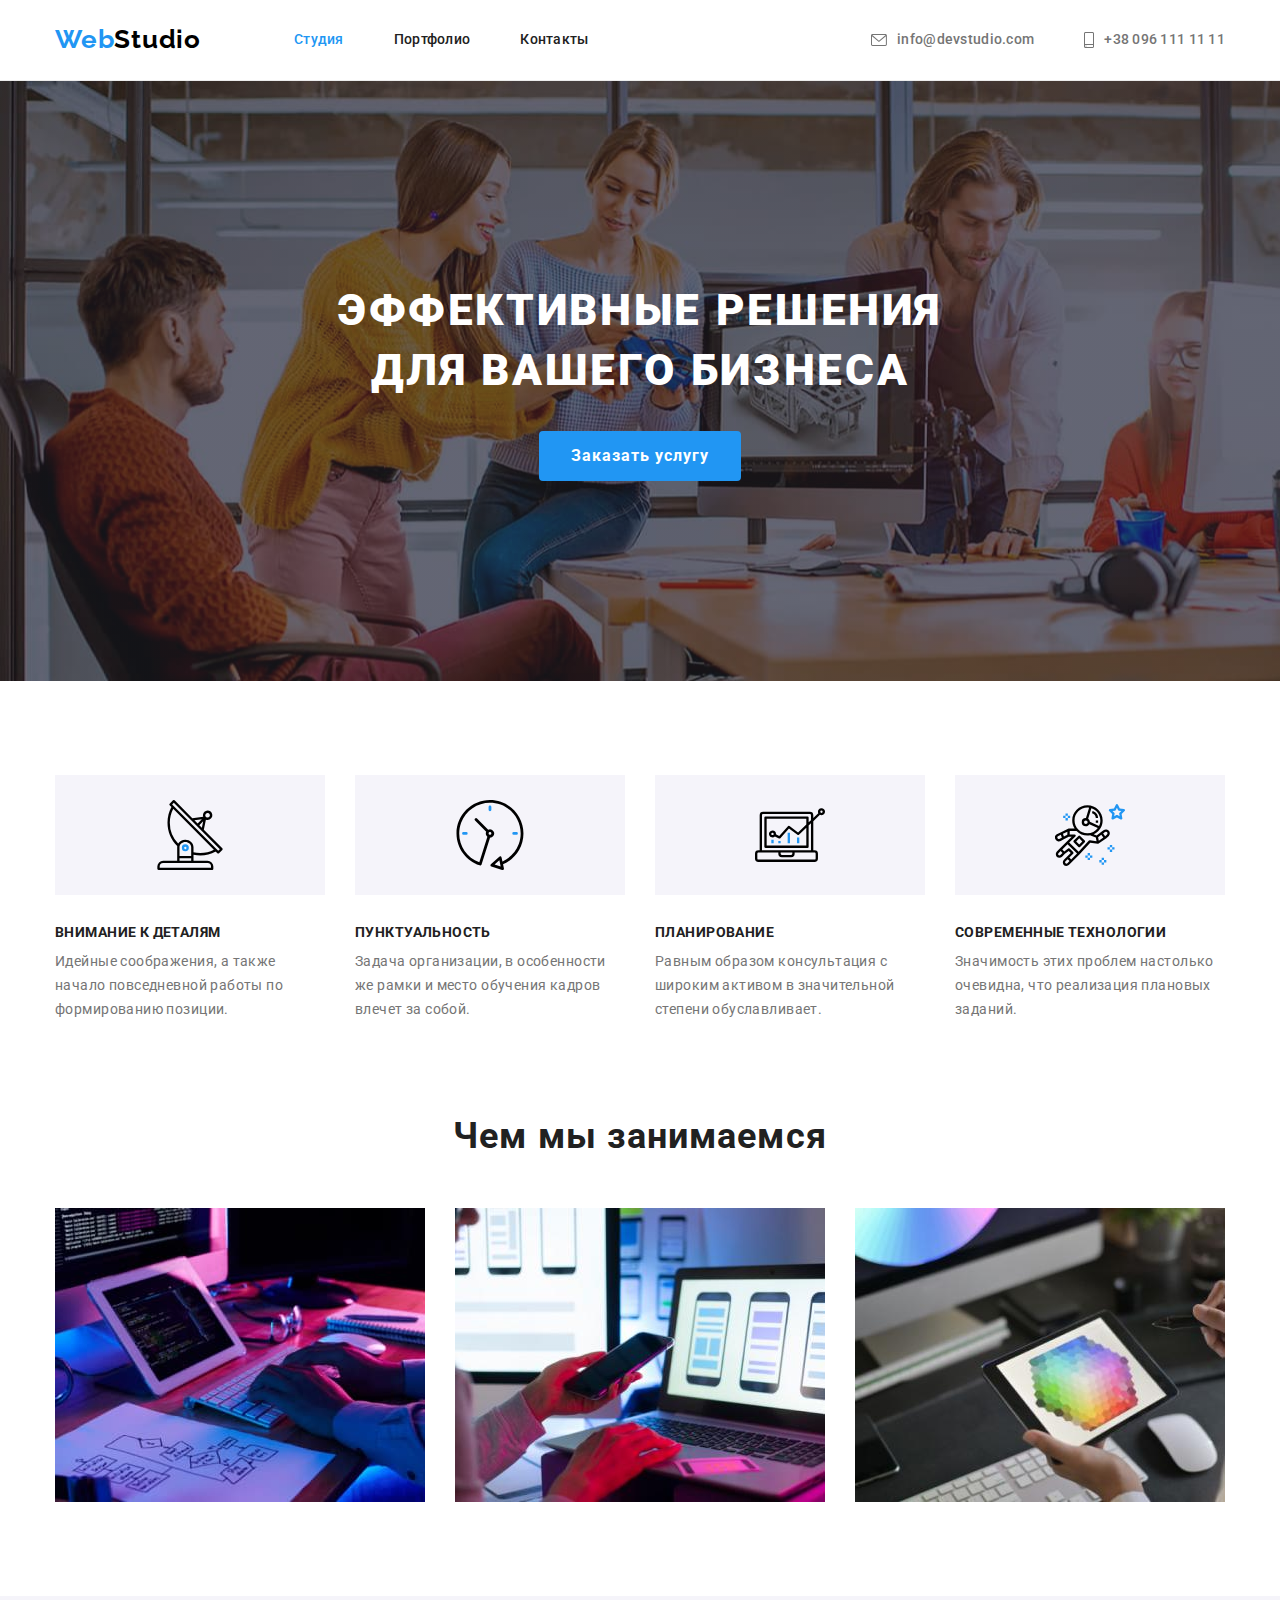
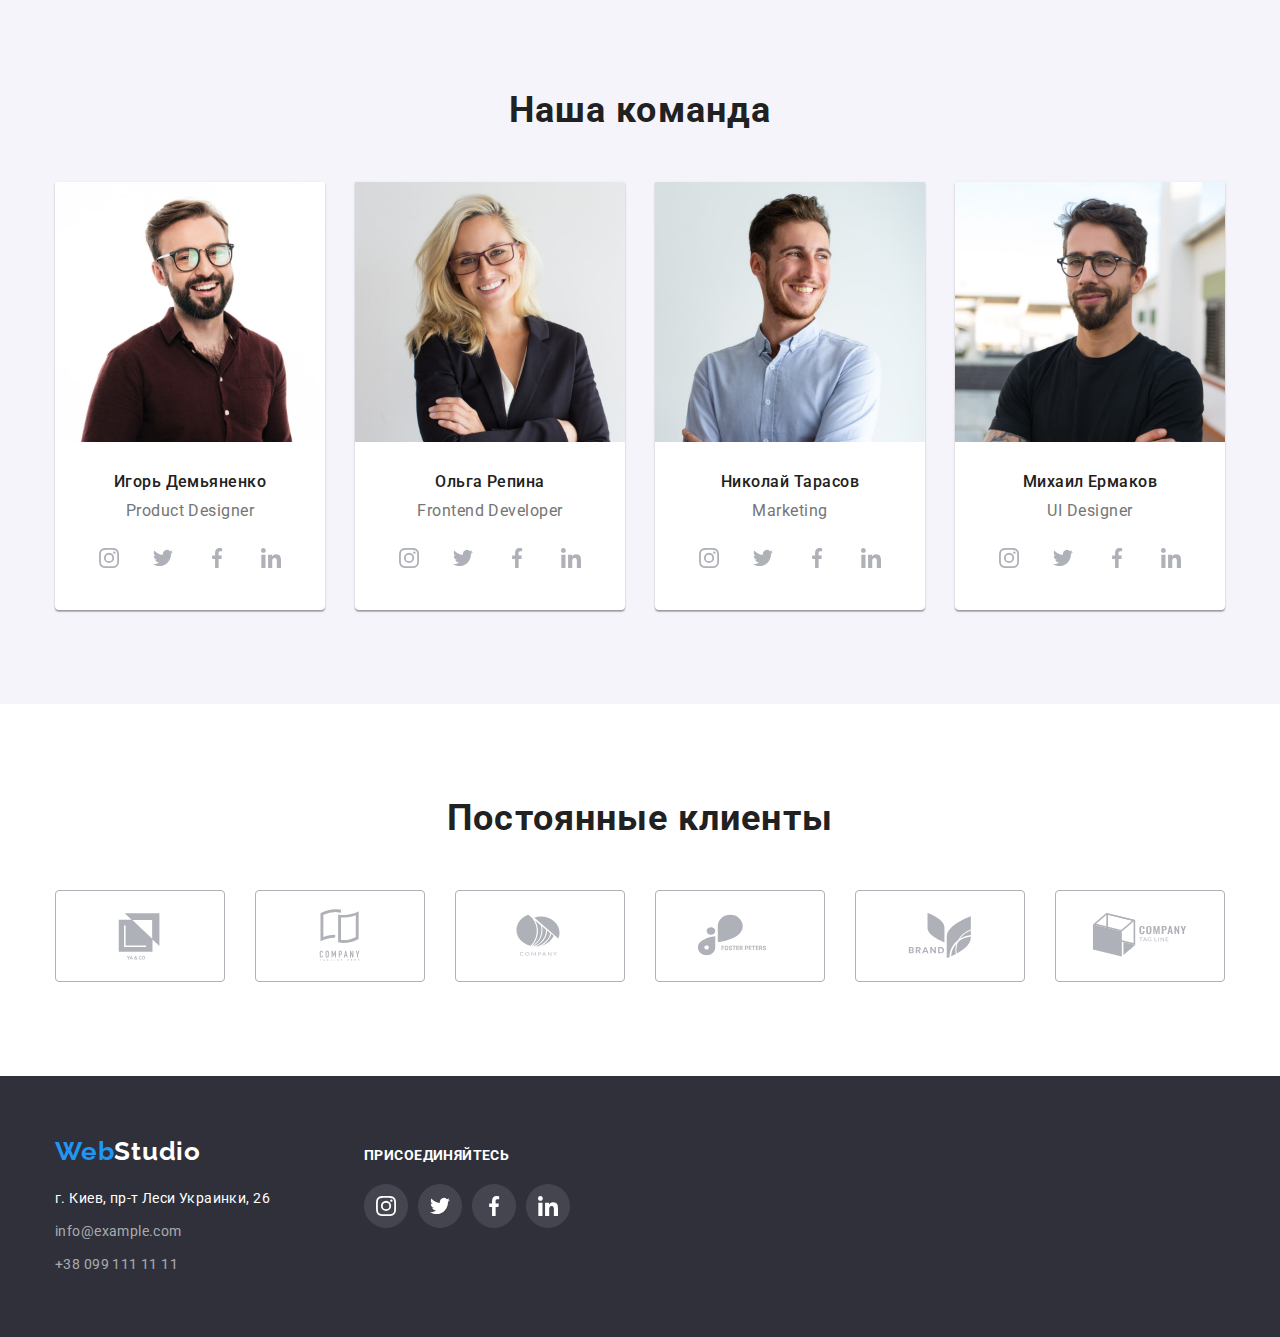
<file: index.html>
<!DOCTYPE html>
<html lang="en">
  <head>
    <meta charset="UTF-8" />
    <meta http-equiv="X-UA-Compatible" content="IE=edge" />
    <meta name="viewport" content="width=device-width, initial-scale=1.0" />
    <title>Document</title>
    <link rel="preconnect" href="https://fonts.googleapis.com" />
    <link rel="preconnect" href="https://fonts.gstatic.com" crossorigin />
    <link
      href="https://fonts.googleapis.com/css2?family=Raleway:wght@700&family=Roboto:wght@400;500;700;900&display=swap"
      rel="stylesheet"
    />
    <link rel="stylesheet" href="./css/modern-normalize.css" />
    <link rel="stylesheet" href="./css/styles.css" />
  </head>

  <body>
    <!-- Шапка сайта с навигацией -->

    <header class="header-box">
      <div class="container nav-box">
        <nav class="nav-box">
          <a href="" class="logo"> Web<span class="logo-header-word">Studio</span> </a>

          <ul class="nav-list">
            <li class="nav-item"><a href="./index.html" class="nav-link-active">Студия</a></li>
            <li class="nav-item"><a href="./portfolio.html" class="nav-link">Портфолио</a></li>
            <li class="nav-item"><a href="" class="nav-link">Контакты</a></li>
          </ul>
        </nav>
        <ul class="contact-list">
          <li class="contact-item">
            <a href="mailto:info@devstudio.com" class="contact-item-link">
              <svg width="16px" height="12px" class="mail-icon">
                <use href="./images/symbol-defs.svg#icon-envelope"></use>
              </svg>
              info@devstudio.com
            </a>
          </li>
          <li class="contact-item">
            <a href="tel:+380961111111" class="contact-item-link">
              <svg width="10px" height="16px" class="phone-icon">
                <use href="images/symbol-defs.svg#icon-smartphone"></use>
              </svg>
              +38 096 111 11 11
            </a>
          </li>
        </ul>
      </div>
    </header>
    <!-- Секция-заголовок (hero) -->
    <main>
      <section class="hero-box hero-box-overlay">
        <div class="container">
          <h1 class="hero-box-title">Эффективные решения для вашего бизнеса</h1>
          <button type="button" class="hero-button">Заказать услугу</button>
        </div>
      </section>
      <!-- Особенности -->
      <section class="features-box">
        <div class="container">
          <!-- Нужно скрыть через CSS -->
          <h2 class="visually-hidden">Наши основные принципы</h2>
          <ul class="features-list">
            <li class="feature-item">
              <div class="feature-item-img">
                <svg width="70px" height="70px" class="feature-item-icon">
                  <use href="images/symbol-defs.svg#icon-antenna"></use>
                </svg>
              </div>
              <h3 class="feature-item-title">Внимание к деталям</h3>
              <p class="feature-item-desc">
                Идейные соображения, а также начало повседневной работы по формированию позиции.
              </p>
            </li>
            <li class="feature-item">
              <div class="feature-item-img">
                <svg width="70px" height="70px" class="feature-item-icon">
                  <use href="images/symbol-defs.svg#icon-clock"></use>
                </svg>
              </div>
              <h3 class="feature-item-title">Пунктуальность</h3>
              <p class="feature-item-desc">
                Задача организации, в особенности же рамки и место обучения кадров влечет за собой.
              </p>
            </li>
            <li class="feature-item">
              <div class="feature-item-img">
                <svg width="70px" height="70px" class="feature-item-icon">
                  <use href="images/symbol-defs.svg#icon-diagram"></use>
                </svg>
              </div>
              <h3 class="feature-item-title">Планирование</h3>
              <p class="feature-item-desc">
                Равным образом консультация с широким активом в значительной степени обуславливает.
              </p>
            </li>
            <li class="feature-item">
              <div class="feature-item-img">
                <svg width="70px" height="70px" class="feature-item-icon">
                  <use href="images/symbol-defs.svg#icon-astronaut"></use>
                </svg>
              </div>
              <h3 class="feature-item-title">Современные технологии</h3>
              <p class="feature-item-desc">
                Значимость этих проблем настолько очевидна, что реализация плановых заданий.
              </p>
            </li>
          </ul>
        </div>
      </section>
      <!-- Направления деятельности -->
      <section class="section">
        <div class="container">
          <h2 class="activities-box-title">Чем мы занимаемся</h2>
          <ul class="activities-list">
            <li class="activity-item">
              <img src="./images/box1.jpg" alt="Услуга1" width="370" class="activity-item-link" />
            </li>
            <li class="activity-item">
              <img src="./images/box2.jpg" alt="Услуга2" width="370" class="activity-item-link" />
            </li>
            <li class="activity-item">
              <img src="./images/box3.jpg" alt="Услуга3" width="370" class="activity-item-link" />
            </li>
          </ul>
        </div>
      </section>
      <!-- Наша команда -->
      <section class="team-box">
        <div class="container">
          <h2 class="team-box-title">Наша команда</h2>
          <ul class="team-list">
            <li class="team-list-item">
              <img
                src="./images/team-card1.jpg"
                alt="Игорь Демьяненко"
                width="270"
                class="team-list-item-photo"
              />
              <div class="team-list-item-text">
                <h3 class="team-list-item-name">Игорь Демьяненко</h3>
                <p class="team-list-item-position">Product Designer</p>
                <ul class="social_networks_list">
                  <li class="network-item">
                    <a href="" class="network-link">
                      <svg width="20px" height="20px" class="network-icon">
                        <use href="images/symbol-defs.svg#icon-instagram"></use>
                      </svg>
                    </a>
                  </li>
                  <li class="network-item">
                    <a href="" class="network-link">
                      <svg width="20px" height="20px" class="network-icon">
                        <use href="images/symbol-defs.svg#icon-twitter"></use>
                      </svg>
                    </a>
                  </li>
                  <li class="network-item">
                    <a href="" class="network-link">
                      <svg width="20px" height="20px" class="network-icon">
                        <use href="images/symbol-defs.svg#icon-facebook"></use>
                      </svg>
                    </a>
                  </li>
                  <li class="network-item">
                    <a href="" class="network-link">
                      <svg width="20px" height="20px" class="network-icon">
                        <use href="images/symbol-defs.svg#icon-linkedin"></use>
                      </svg>
                    </a>
                  </li>
                </ul>
              </div>
            </li>
            <li class="team-list-item">
              <img
                src="./images/team-card2.jpg"
                alt="Ольга Репина"
                width="270"
                class="team-list-item-photo"
              />
              <div class="team-list-item-text">
                <h3 class="team-list-item-name">Ольга Репина</h3>
                <p class="team-list-item-position">Frontend Developer</p>
                <ul class="social_networks_list">
                  <li class="network-item">
                    <a href="" class="network-link">
                      <svg width="20px" height="20px" class="network-icon">
                        <use href="images/symbol-defs.svg#icon-instagram"></use>
                      </svg>
                    </a>
                  </li>
                  <li class="network-item">
                    <a href="" class="network-link">
                      <svg width="20px" height="20px" class="network-icon">
                        <use href="images/symbol-defs.svg#icon-twitter"></use>
                      </svg>
                    </a>
                  </li>
                  <li class="network-item">
                    <a href="" class="network-link">
                      <svg width="20px" height="20px" class="network-icon">
                        <use href="images/symbol-defs.svg#icon-facebook"></use>
                      </svg>
                    </a>
                  </li>
                  <li class="network-item">
                    <a href="" class="network-link">
                      <svg width="20px" height="20px" class="network-icon">
                        <use href="images/symbol-defs.svg#icon-linkedin"></use>
                      </svg>
                    </a>
                  </li>
                </ul>
              </div>
            </li>
            <li class="team-list-item">
              <img
                src="./images/team-card3.jpg"
                alt="Николай Тарасов"
                width="270"
                class="team-list-item-photo"
              />
              <div class="team-list-item-text">
                <h3 class="team-list-item-name">Николай Тарасов</h3>
                <p class="team-list-item-position">Marketing</p>
                <ul class="social_networks_list">
                  <li class="network-item">
                    <a href="" class="network-link">
                      <svg width="20px" height="20px" class="network-icon">
                        <use href="images/symbol-defs.svg#icon-instagram"></use>
                      </svg>
                    </a>
                  </li>
                  <li class="network-item">
                    <a href="" class="network-link">
                      <svg width="20px" height="20px" class="network-icon">
                        <use href="images/symbol-defs.svg#icon-twitter"></use>
                      </svg>
                    </a>
                  </li>
                  <li class="network-item">
                    <a href="" class="network-link">
                      <svg width="20px" height="20px" class="network-icon">
                        <use href="images/symbol-defs.svg#icon-facebook"></use>
                      </svg>
                    </a>
                  </li>
                  <li class="network-item">
                    <a href="" class="network-link">
                      <svg width="20px" height="20px" class="network-icon">
                        <use href="images/symbol-defs.svg#icon-linkedin"></use>
                      </svg>
                    </a>
                  </li>
                </ul>
              </div>
            </li>
            <li class="team-list-item">
              <img
                src="./images/team-card4.jpg"
                alt="Михаил Ермаков"
                width="270"
                class="team-list-item-photo"
              />
              <div class="team-list-item-text">
                <h3 class="team-list-item-name">Михаил Ермаков</h3>
                <p class="team-list-item-position">UI Designer</p>
                <ul class="social_networks_list">
                  <li class="network-item">
                    <a href="" class="network-link">
                      <svg width="20px" height="20px" class="network-icon">
                        <use href="images/symbol-defs.svg#icon-instagram"></use>
                      </svg>
                    </a>
                  </li>
                  <li class="network-item">
                    <a href="" class="network-link">
                      <svg width="20px" height="20px" class="network-icon">
                        <use href="images/symbol-defs.svg#icon-twitter"></use>
                      </svg>
                    </a>
                  </li>
                  <li class="network-item">
                    <a href="" class="network-link">
                      <svg width="20px" height="20px" class="network-icon">
                        <use href="images/symbol-defs.svg#icon-facebook"></use>
                      </svg>
                    </a>
                  </li>
                  <li class="network-item">
                    <a href="" class="network-link">
                      <svg width="20px" height="20px" class="network-icon">
                        <use href="images/symbol-defs.svg#icon-linkedin"></use>
                      </svg>
                    </a>
                  </li>
                </ul>
              </div>
            </li>
          </ul>
        </div>
      </section>
      <!-- Наши клиенты -->
      <section class="section">
        <div class="container">
          <h2 class="client-box-title">Постоянные клиенты</h2>
          <ul class="client-list">
            <li class="client-item">
              <a href="" class="client-link">
                <svg width="106px" height="60px" class="client-icon">
                  <use href="images/symbol-defs.svg#icon-client_1"></use>
                </svg>
              </a>
            </li>
            <li class="client-item">
              <a href="" class="client-link">
                <svg width="106px" height="60px" class="client-icon">
                  <use href="images/symbol-defs.svg#icon-client_2"></use>
                </svg>
              </a>
            </li>
            <li class="client-item">
              <a href="" class="client-link">
                <svg width="106px" height="60px" class="client-icon">
                  <use href="images/symbol-defs.svg#icon-client_3"></use>
                </svg>
              </a>
            </li>
            <li class="client-item">
              <a href="" class="client-link">
                <svg width="106px" height="60px" class="client-icon">
                  <use href="images/symbol-defs.svg#icon-client_4"></use>
                </svg>
              </a>
            </li>
            <li class="client-item">
              <a href="" class="client-link">
                <svg width="106px" height="60px" class="client-icon">
                  <use href="images/symbol-defs.svg#icon-client_5"></use>
                </svg>
              </a>
            </li>
            <li class="client-item">
              <a href="" class="client-link">
                <svg width="106px" height="60px" class="client-icon">
                  <use href="images/symbol-defs.svg#icon-client_6"></use>
                </svg>
              </a>
            </li>
          </ul>
        </div>
      </section>
    </main>
    <!-- Подвал -->
    <footer class="footer-box">
      <div class="container footer-content">
        <div>
          <a href="" class="logo"> Web<span class="logo-footer-word">Studio</span> </a>
          <address class="adress-section">
            г. Киев, пр-т Леси Украинки, 26
            <ul class="adress-list">
              <li class="adress-item">
                <a href="mailto:info@example.com" class="adress-item-link">info@example.com</a>
              </li>
              <li class="adress-item">
                <a href="tel:+380991111111" class="adress-item-link">+38 099 111 11 11</a>
              </li>
            </ul>
          </address>
        </div>
        <div class="join-box">
          <span class="join-word">присоединяйтесь</span>
          <ul class="join-network-list">
            <li class="network-item">
              <a href="" class="join-network-link"
                ><svg width="20px" height="20px" class="network-icon">
                  <use href="images/symbol-defs.svg#icon-instagram"></use>
                </svg>
              </a>
            </li>
            <li class="network-item">
              <a href="" class="join-network-link"
                ><svg width="20px" height="20px" class="network-icon">
                  <use href="images/symbol-defs.svg#icon-twitter"></use>
                </svg>
              </a>
            </li>
            <li class="network-item">
              <a href="" class="join-network-link"
                ><svg width="20px" height="20px" class="network-icon">
                  <use href="images/symbol-defs.svg#icon-facebook"></use>
                </svg>
              </a>
            </li>
            <li class="network-item">
              <a href="" class="join-network-link"
                ><svg width="20px" height="20px" class="network-icon">
                  <use href="images/symbol-defs.svg#icon-linkedin"></use>
                </svg>
              </a>
            </li>
          </ul>
        </div>
      </div>
    </footer>
  </body>
</html>
</file>
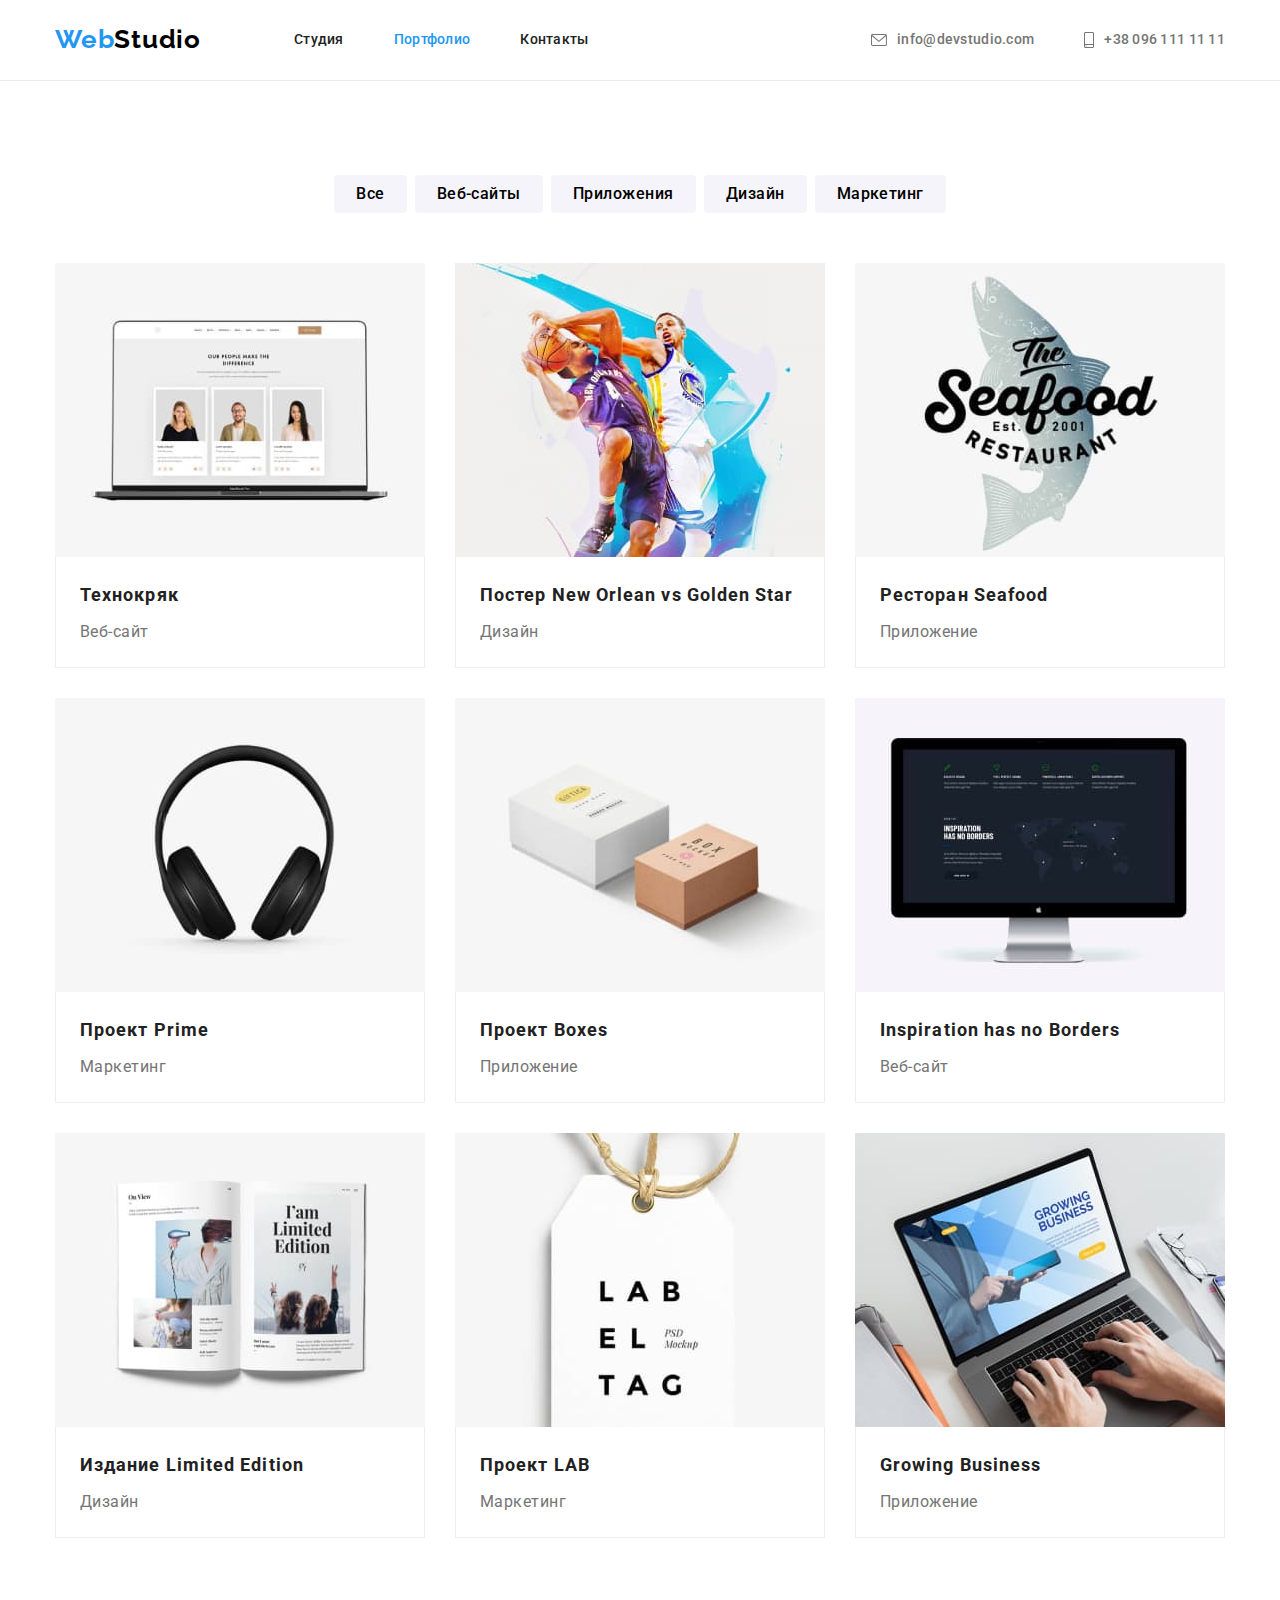
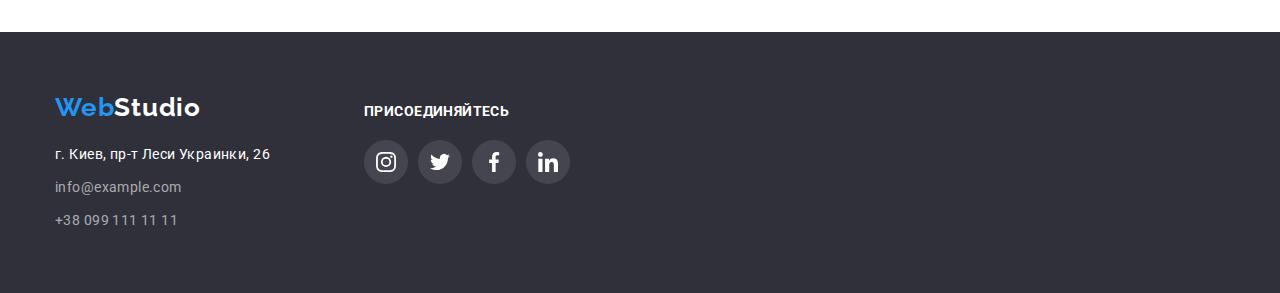
<file: portfolio.html>
<!DOCTYPE html>
<html lang="en">
  <head>
    <meta charset="UTF-8" />
    <meta http-equiv="X-UA-Compatible" content="IE=edge" />
    <meta name="viewport" content="width=device-width, initial-scale=1.0" />
    <title>Document</title>
    <link rel="preconnect" href="https://fonts.googleapis.com" />
    <link rel="preconnect" href="https://fonts.gstatic.com" crossorigin />
    <link
      href="https://fonts.googleapis.com/css2?family=Raleway:wght@700&family=Roboto:wght@400;500;700;900&display=swap"
      rel="stylesheet"
    />
    <link rel="stylesheet" href="./css/modern-normalize.css" />
    <link rel="stylesheet" href="./css/styles.css" />
  </head>
  <body>
    <!-- Шапка сайта с навигацией -->
    <header class="header-box">
      <div class="container nav-box">
        <nav class="nav-box">
          <a href="" class="logo"> Web<span class="logo-header-word">Studio</span> </a>

          <ul class="nav-list">
            <li class="nav-item"><a href="./index.html" class="nav-link">Студия</a></li>
            <li class="nav-item">
              <a href="./portfolio.html" class="nav-link-active">Портфолио</a>
            </li>
            <li class="nav-item"><a href="" class="nav-link">Контакты</a></li>
          </ul>
        </nav>
        <ul class="contact-list">
          <li class="contact-item">
            <a href="mailto:info@devstudio.com" class="contact-item-link">
              <svg width="16px" height="12px" class="mail-icon">
                <use href="./images/symbol-defs.svg#icon-envelope"></use>
              </svg>
              info@devstudio.com
            </a>
          </li>
          <li class="contact-item">
            <a href="tel:+380961111111" class="contact-item-link">
              <svg width="10px" height="16px" class="phone-icon">
                <use href="images/symbol-defs.svg#icon-smartphone"></use>
              </svg>
              +38 096 111 11 11
            </a>
          </li>
        </ul>
      </div>
    </header>
    <!-- Секция Портфолио -->
    <main>
      <section class="section">
        <div class="container">
          <!-- Скрытый заголовок -->
          <h1 class="visually-hidden">Наши проекты</h1>
          <!-- Фильтры -->
          <ul class="filters-list">
            <li class="filter-item">
              <button type="button" class="filter-item-botton">Все</button>
            </li>
            <li class="filter-item">
              <button type="button" class="filter-item-botton">Веб-сайты</button>
            </li>
            <li class="filter-item">
              <button type="button" class="filter-item-botton">Приложения</button>
            </li>
            <li class="filter-item">
              <button type="button" class="filter-item-botton">Дизайн</button>
            </li>
            <li class="filter-item">
              <button type="button" class="filter-item-botton">Маркетинг</button>
            </li>
          </ul>
          <!-- Проекты -->
          <ul class="projects-list">
            <li class="project-item">
              <a href="" class="project-item-link"
                ><img
                  src="./images/portfolio1.jpg"
                  alt="Картинка1"
                  width="370"
                  class="project-item-picture"
                />
                <div class="project-item-text">
                  <h2 class="project-item-name">Технокряк</h2>
                  <p class="project-item-desc">Веб-сайт</p>
                </div>
              </a>
            </li>
            <li class="project-item">
              <a href="" class="project-item-link"
                ><img
                  src="./images/portfolio2.jpg"
                  alt="Картинка2"
                  width="370"
                  class="project-item-picture"
                />
                <div class="project-item-text">
                  <h2 class="project-item-name">Постер New Orlean vs Golden Star</h2>
                  <p class="project-item-desc">Дизайн</p>
                </div>
              </a>
            </li>
            <li class="project-item">
              <a href="" class="project-item-link"
                ><img
                  src="./images/portfolio3.jpg"
                  alt="Картинка3"
                  width="370"
                  class="project-item-picture"
                />
                <div class="project-item-text">
                  <h2 class="project-item-name">Ресторан Seafood</h2>
                  <p class="project-item-desc">Приложение</p>
                </div>
              </a>
            </li>
            <li class="project-item">
              <a href="" class="project-item-link"
                ><img
                  src="./images/portfolio4.jpg"
                  alt="Картинка4"
                  width="370"
                  class="project-item-picture"
                />
                <div class="project-item-text">
                  <h2 class="project-item-name">Проект Prime</h2>
                  <p class="project-item-desc">Маркетинг</p>
                </div>
              </a>
            </li>
            <li class="project-item">
              <a href="" class="project-item-link"
                ><img
                  src="./images/portfolio5.jpg"
                  alt="Картинка5"
                  width="370"
                  class="project-item-picture"
                />
                <div class="project-item-text">
                  <h2 class="project-item-name">Проект Boxes</h2>
                  <p class="project-item-desc">Приложение</p>
                </div>
              </a>
            </li>
            <li class="project-item">
              <a href="" class="project-item-link"
                ><img
                  src="./images/portfolio6.jpg"
                  alt="Картинка6"
                  width="370"
                  class="project-item-picture"
                />
                <div class="project-item-text">
                  <h2 class="project-item-name">Inspiration has no Borders</h2>
                  <p class="project-item-desc">Веб-сайт</p>
                </div>
              </a>
            </li>
            <li class="project-item">
              <a href="" class="project-item-link"
                ><img
                  src="./images/portfolio7.jpg"
                  alt="Картинка7"
                  width="370"
                  class="project-item-picture"
                />
                <div class="project-item-text">
                  <h2 class="project-item-name">Издание Limited Edition</h2>
                  <p class="project-item-desc">Дизайн</p>
                </div>
              </a>
            </li>
            <li class="project-item">
              <a href="" class="project-item-link"
                ><img
                  src="./images/portfolio8.jpg"
                  alt="Картинка8"
                  width="370"
                  class="project-item-picture"
                />
                <div class="project-item-text">
                  <h2 class="project-item-name">Проект LAB</h2>
                  <p class="project-item-desc">Маркетинг</p>
                </div>
              </a>
            </li>
            <li class="project-item">
              <a href="" class="project-item-link"
                ><img
                  src="./images/portfolio9.jpg"
                  alt="Картинка9"
                  width="370"
                  class="project-item-picture"
                />
                <div class="project-item-text">
                  <h2 class="project-item-name">Growing Business</h2>
                  <p class="project-item-desc">Приложение</p>
                </div>
              </a>
            </li>
          </ul>
        </div>
      </section>
    </main>
    <!-- Подвал -->
    <footer class="footer-box">
      <div class="container footer-content">
        <div>
          <a href="" class="logo"> Web<span class="logo-footer-word">Studio</span> </a>
          <address class="adress-section">
            г. Киев, пр-т Леси Украинки, 26
            <ul class="adress-list">
              <li class="adress-item">
                <a href="mailto:info@example.com" class="adress-item-link">info@example.com</a>
              </li>
              <li class="adress-item">
                <a href="tel:+380991111111" class="adress-item-link">+38 099 111 11 11</a>
              </li>
            </ul>
          </address>
        </div>
        <div class="join-box">
          <span class="join-word">присоединяйтесь</span>
          <ul class="join-network-list">
            <li class="network-item">
              <a href="" class="join-network-link"
                ><svg width="20px" height="20px" class="network-icon">
                  <use href="images/symbol-defs.svg#icon-instagram"></use>
                </svg>
              </a>
            </li>
            <li class="network-item">
              <a href="" class="join-network-link"
                ><svg width="20px" height="20px" class="network-icon">
                  <use href="images/symbol-defs.svg#icon-twitter"></use>
                </svg>
              </a>
            </li>
            <li class="network-item">
              <a href="" class="join-network-link"
                ><svg width="20px" height="20px" class="network-icon">
                  <use href="images/symbol-defs.svg#icon-facebook"></use>
                </svg>
              </a>
            </li>
            <li class="network-item">
              <a href="" class="join-network-link"
                ><svg width="20px" height="20px" class="network-icon">
                  <use href="images/symbol-defs.svg#icon-linkedin"></use>
                </svg>
              </a>
            </li>
          </ul>
        </div>
      </div>
    </footer>
  </body>
</html>
</file>
<file: css/styles.css>
:root {
  --theme-color: #2196f3;
  --secondary-theme-color: #2f303a;
  --secondary-background-color: #f5f4fa;
  --text-primary: #212121;
  --text-secondary: #757575;
  --primary-font: 'Roboto';
  --secondary-font: 'Raleway';
}
/* Глобальные стили */
body {
  font-family: var(--primary-font), sans-serif;
  color: var(--text-primary);
  background-color: #fff;
}

ul {
  list-style: none;
  margin: 0;
  padding: 0;
}

h1,
h2,
h3 {
  margin: 0;
}

p {
  margin: 0;
}

img {
  display: block;
}

a {
  text-decoration: none;
}

button {
  border: 0;
}

/* Контейнер_секция_visually-hidden */
.container {
  width: 1200px;
  margin-left: auto;
  margin-right: auto;
  padding-left: 15px;
  padding-right: 15px;
}

.section {
  padding-top: 94px;
  padding-bottom: 94px;
}

.visually-hidden {
  position: absolute;
  clip: rect(0 0 0 0);
  width: 1px;
  height: 1px;
  margin: -1px;
}

/* Хедер */

.header-box {
  border-bottom: 1px solid #ececec;
}

.nav-box {
  display: flex;
  align-items: center;
}

.logo {
  font-family: var(--secondary-font);
  font-weight: 700;
  font-size: 26px;
  line-height: 1.2;
  letter-spacing: 0.03em;
  color: var(--theme-color);
  margin-right: 93px;
}

.logo-header-word {
  color: #000;
}

.nav-list {
  display: flex;
}
.nav-item:not(:last-child) {
  margin-right: 50px;
}

.nav-link {
  font-weight: 500;
  font-size: 14px;
  line-height: 1.14;
  letter-spacing: 0.02em;
  color: var(--text-primary);
  display: block;
  padding-top: 32px;
  padding-bottom: 32px;
}
.nav-link:hover,
.nav-link:focus {
  color: var(--theme-color);
}
.nav-link-active {
  font-weight: 500;
  font-size: 14px;
  line-height: 1.14;
  letter-spacing: 0.02em;
  color: var(--theme-color);
  display: block;
  padding-top: 32px;
  padding-bottom: 32px;
}

.contact-list {
  display: flex;
  margin-left: auto;
}

.contact-item:not(:last-child) {
  margin-right: 50px;
}

.contact-item-link {
  display: flex;
  align-items: center;
  font-weight: 500;
  font-size: 14px;
  line-height: 1.14;
  letter-spacing: 0.02em;
  color: var(--text-secondary);
}

.contact-item-link:hover,
.contact-item-link:focus {
  color: var(--theme-color);
}

.mail-icon {
  display: inline-block;
  fill: currentColor;
  margin-right: 10px;
}

.phone-icon {
  display: inline-block;
  margin-right: 10px;
  fill: currentColor;
}

/* Герой */
.hero-box {
  background-color: var(--secondary-theme-color);
  text-align: center;
  padding-top: 200px;
  padding-bottom: 200px;
}

.hero-box-overlay {
  max-width: 1600px;
  margin-right: auto;
  margin-left: auto;
  background-image: linear-gradient(rgba(47, 48, 58, 0.4), rgba(47, 48, 58, 0.4)),
    url(../images/hero.jpg);
}

.hero-box-title {
  max-width: 696px;
  font-weight: 900;
  font-size: 44px;
  line-height: 1.36;
  letter-spacing: 0.06em;
  text-transform: uppercase;
  color: #fff;
  margin-left: auto;
  margin-right: auto;
}

.hero-button {
  font-weight: 700;
  font-size: 16px;
  line-height: 1.87;
  letter-spacing: 0.06em;
  background-color: #2196f3;
  color: #fff;
  cursor: pointer;
  min-width: 200px;
  margin-top: 30px;
  border-radius: 4px;
  padding: 10px 32px;
}

.hero-button:hover,
.hero-button:focus {
  background-color: #188ce8;
  color: #fff;
}
/* Особенности */

.features-box {
  padding-top: 94px;
}
.features-list {
  display: flex;
}

.feature-item {
  width: 270px;
}

.feature-item:not(:last-child) {
  margin-right: 30px;
}

.feature-item-title {
  font-weight: 700;
  font-size: 14px;
  line-height: 1.14;
  letter-spacing: 0.03em;
  text-transform: uppercase;
  margin-top: 30px;
}

.feature-item-desc {
  font-size: 14px;
  line-height: 1.71;
  letter-spacing: 0.03em;
  color: var(--text-secondary);
  margin-top: 10px;
}

.feature-item-img {
  display: flex;
  justify-content: center;
  align-items: center;
  width: 270px;
  height: 120px;
  background-color: var(--secondary-background-color);
}

/* Направления деятельности */
.activities-box-title {
  font-weight: 700;
  font-size: 36px;
  line-height: 1.16;
  letter-spacing: 0.03em;
  text-align: center;
}

.activities-list {
  display: flex;
  margin-top: 50px;
}

.activity-item:not(:last-child) {
  margin-right: 30px;
}

/* Наша команда */
.team-box {
  background-color: var(--secondary-background-color);
  padding-top: 94px;
  padding-bottom: 94px;
}

.team-box-title {
  font-weight: 700;
  font-size: 36px;
  line-height: 1.16;
  letter-spacing: 0.03em;
  margin-bottom: 50px;
  text-align: center;
}

.team-list {
  display: flex;
}

.team-list-item {
  background-color: #fff;
  width: 270px;
  text-align: center;
  border-radius: 0px 0px 4px 4px;
  box-shadow: 0px 1px 3px rgba(0, 0, 0, 0.12), 0px 1px 1px rgba(0, 0, 0, 0.14),
    0px 2px 1px rgba(0, 0, 0, 0.2);
}

.team-list-item:not(:last-child) {
  margin-right: 30px;
}

.team-list-item-text {
  padding-top: 30px;
  padding-bottom: 30px;
}

.team-list-item-name {
  font-weight: 500;
  font-size: 16px;
  line-height: 1.19;
  letter-spacing: 0.03em;
}

.team-list-item-position {
  font-size: 16px;
  line-height: 1.19;
  letter-spacing: 0.03em;
  color: var(--text-secondary);
  margin-top: 10px;
}

.social_networks_list {
  display: flex;
  justify-content: center;
  margin-top: 16px;
}

.network-link {
  display: flex;
  justify-content: center;
  align-items: center;
  width: 44px;
  height: 44px;
  border-radius: 50%;
  color: #afb1b8;
}
.network-link:hover,
.network-link:focus {
  color: white;
  background-color: var(--theme-color);
}

.network-item:not(:last-child) {
  margin-right: 10px;
}
.network-icon {
  fill: currentColor;
}

/* Наши клиенты */

.client-box-title {
  font-weight: 700;
  font-size: 36px;
  line-height: 1.16;
  text-align: center;
  letter-spacing: 0.03em;
}

.client-list {
  display: flex;
  margin-top: 50px;
}

.client-item {
}

.client-item:not(:last-child) {
  margin-right: 30px;
}

.client-link {
  display: flex;
  justify-content: center;
  align-items: center;
  width: 170px;
  height: 92px;
  border: 1px solid #afb1b8;
  border-radius: 4px;
  color: #afb1b8;
}

.client-link:hover,
.client-link:focus {
  color: var(--theme-color);
  border-color: var(--theme-color);
}
.client-icon {
  fill: currentColor;
}

/* Футер */
.footer-box {
  background-color: var(--secondary-theme-color);
  padding-top: 60px;
  padding-bottom: 60px;
}

.footer-content {
  display: flex;
  align-items: baseline;
}

.logo-footer-word {
  color: #fff;
}

address {
  font-style: normal;
}

.adress-section {
  font-size: 14px;
  line-height: 1.71;
  letter-spacing: 0.03em;
  color: #fff;
  margin-top: 20px;
}

.adress-list {
  margin-top: 9px;
}

.adress-item:not(:last-child) {
  margin-bottom: 9px;
}

.adress-item-link {
  font-size: 14px;
  line-height: 1.71;
  letter-spacing: 0.03em;
  color: rgba(255, 255, 255, 0.6);
}

.adress-item-link:hover,
.adress-item-link:focus {
  color: var(--theme-color);
}

.join-box {
  margin-left: 70px;
}

.join-word {
  font-family: var(--primary-font);
  font-weight: 700;
  font-size: 14px;
  line-height: 1.14;
  letter-spacing: 0.03em;
  text-transform: uppercase;
  color: #ffffff;
}
.join-network-list {
  display: flex;
  margin-top: 20px;
}

.join-network-link {
  display: flex;
  justify-content: center;
  align-items: center;
  width: 44px;
  height: 44px;
  color: #ffffff;
  border-radius: 50%;
  background-image: linear-gradient(rgba(255, 255, 255, 0.1), rgba(255, 255, 255, 0.1));
}

.join-network-link:hover,
.join-network-link:focus {
  color: white;
  background-color: var(--theme-color);
}

/* 2-Портфолио-2 */

/* Фильтры */
.filters-list {
  display: flex;
  justify-content: center;
  margin-bottom: 50px;
}

.filter-item:not(:last-child) {
  margin-right: 8px;
}

.filter-item-botton {
  font-weight: 500;
  font-size: 16px;
  line-height: 1.62;
  letter-spacing: 0.03em;
  background-color: var(--secondary-background-color);
  border-radius: 4px;
  padding: 6px 22px;
}

.filter-item-botton:hover,
.filter-item-botton:focus {
  background-color: var(--theme-color);
  color: #fff;
  cursor: pointer;
  box-shadow: 0px 3px 1px rgba(0, 0, 0, 0.1), 0px 1px 2px rgba(0, 0, 0, 0.08),
    0px 2px 2px rgba(0, 0, 0, 0.12);
}

/* Проекты */

.projects-list {
  display: flex;
  flex-wrap: wrap;
  margin-right: auto;
  margin-top: -30px;
  margin-left: -30px;
}

.project-item {
  flex-basis: calc(100% / 3 - 30px);
  margin-top: 30px;
  margin-left: 30px;
}

.project-item-link {
  display: block;
}

.project-item-link:hover,
.project-item-link:focus {
  box-shadow: 0px 1px 1px rgba(0, 0, 0, 0.12), 0px 4px 4px rgba(0, 0, 0, 0.06),
    1px 4px 6px rgba(0, 0, 0, 0.16);
}

.project-item-text {
  border-left: 1px solid #eeeeee;
  border-bottom: 1px solid #eeeeee;
  border-right: 1px solid #eeeeee;
  padding-top: 20px;
  padding-bottom: 20px;
  padding-right: 24px;
  padding-left: 24px;
}

.project-item-name {
  font-weight: 700;
  font-size: 18px;
  line-height: 2;
  letter-spacing: 0.06em;
  color: var(--text-primary);
}

.project-item-desc {
  font-size: 16px;
  line-height: 1.87;
  letter-spacing: 0.03em;
  color: var(--text-secondary);
  margin-top: 4px;
}
</file>
